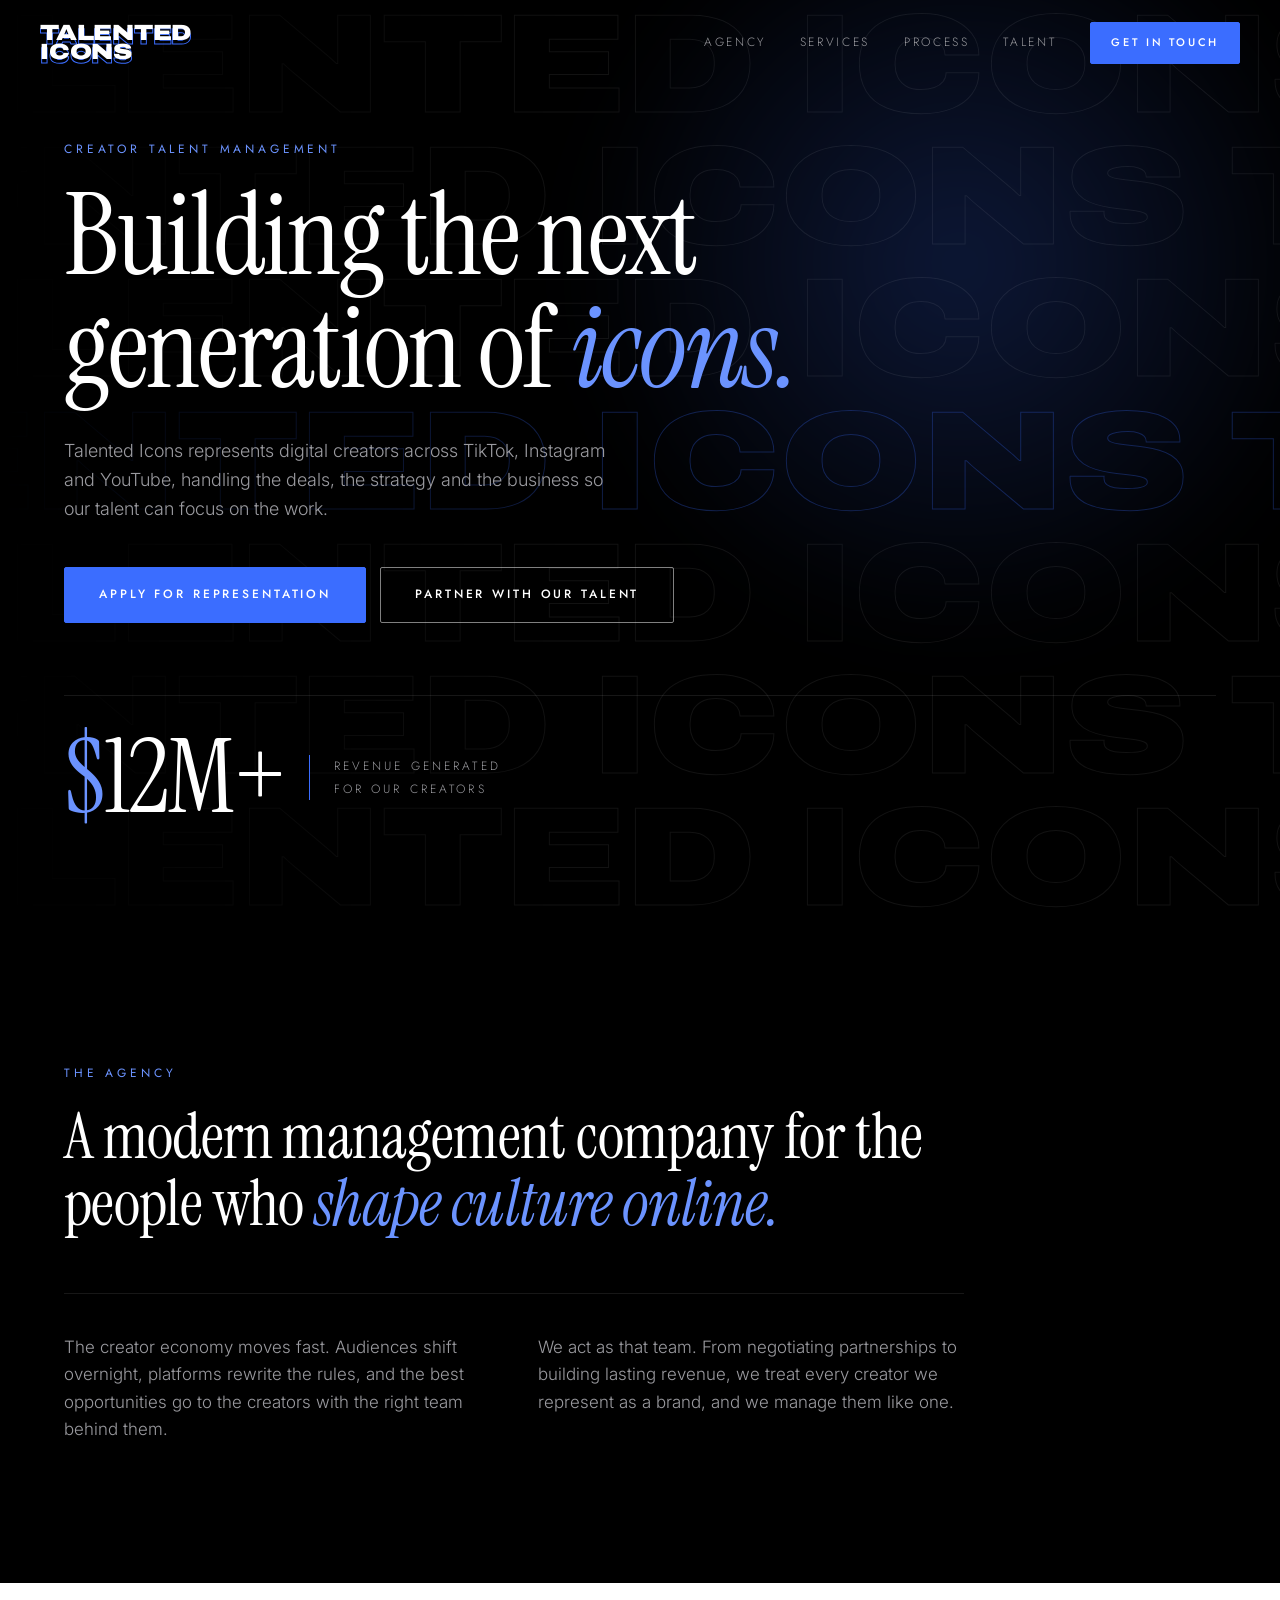
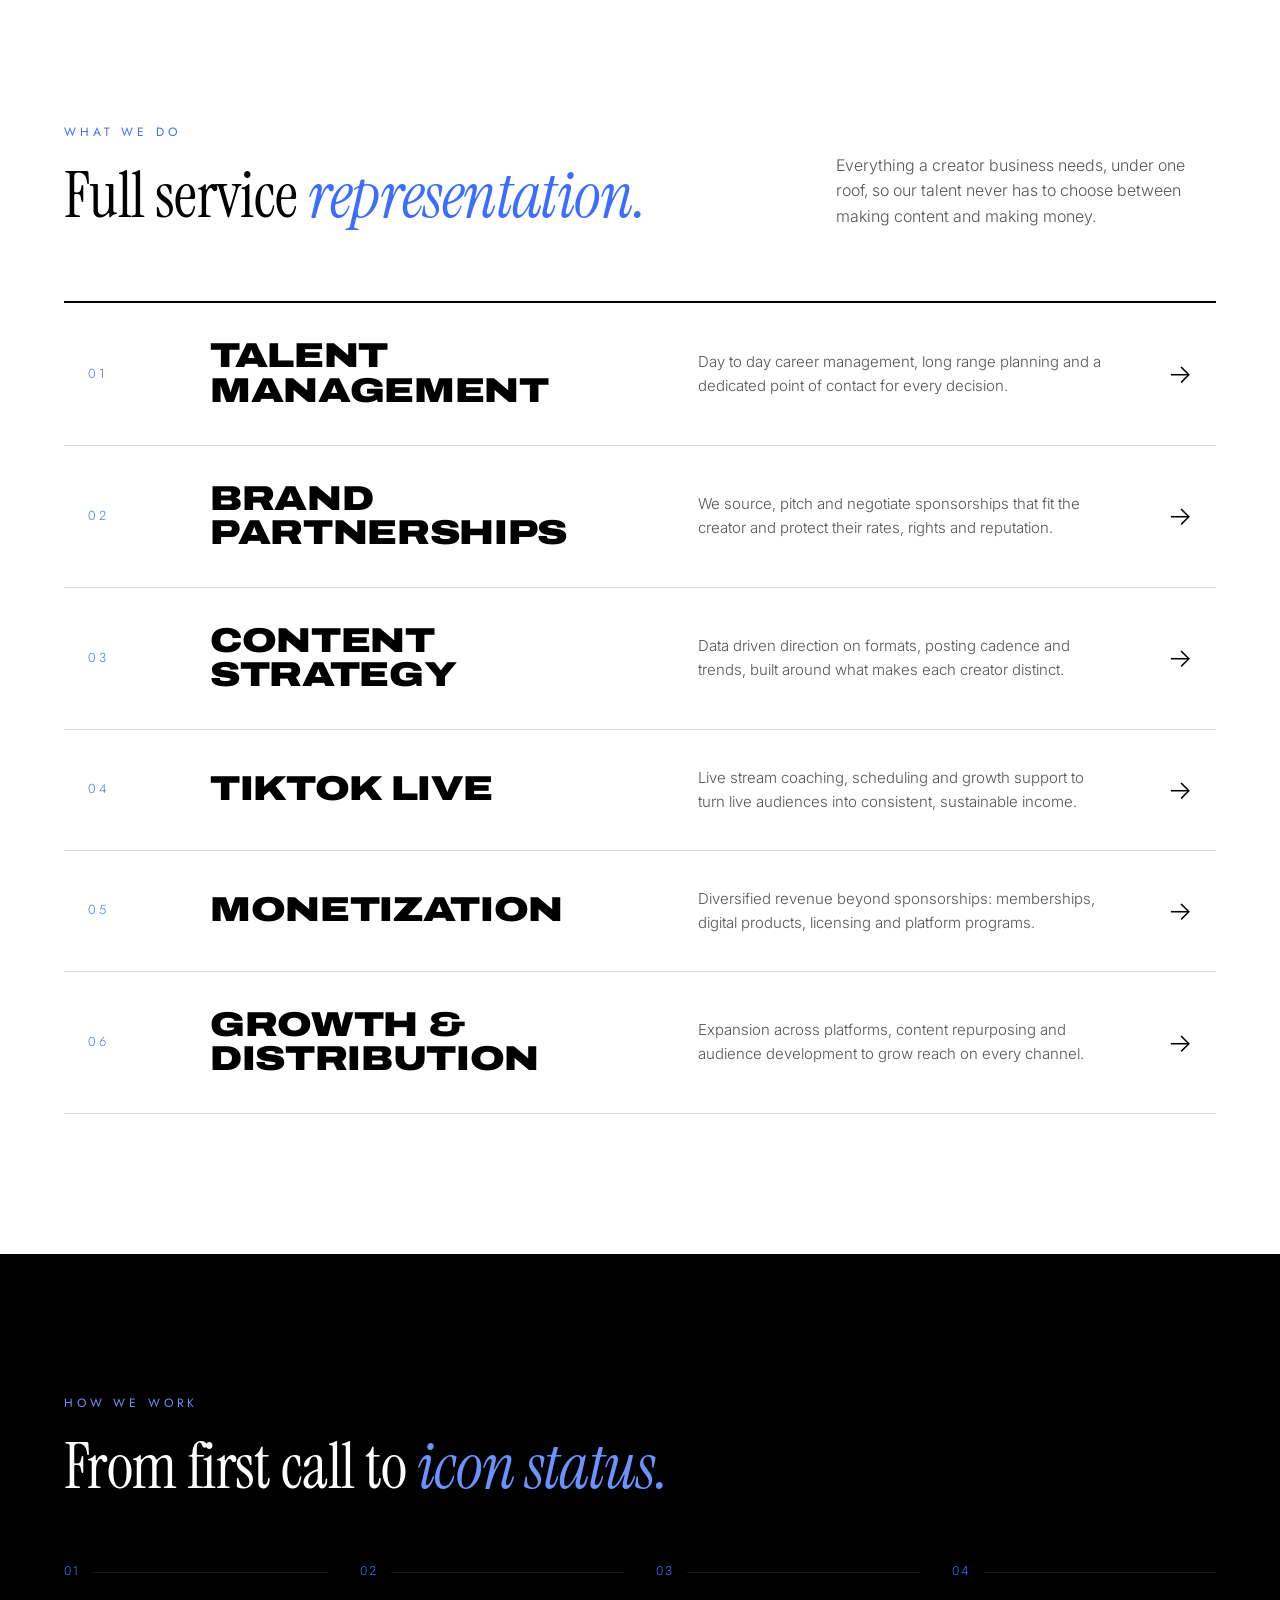
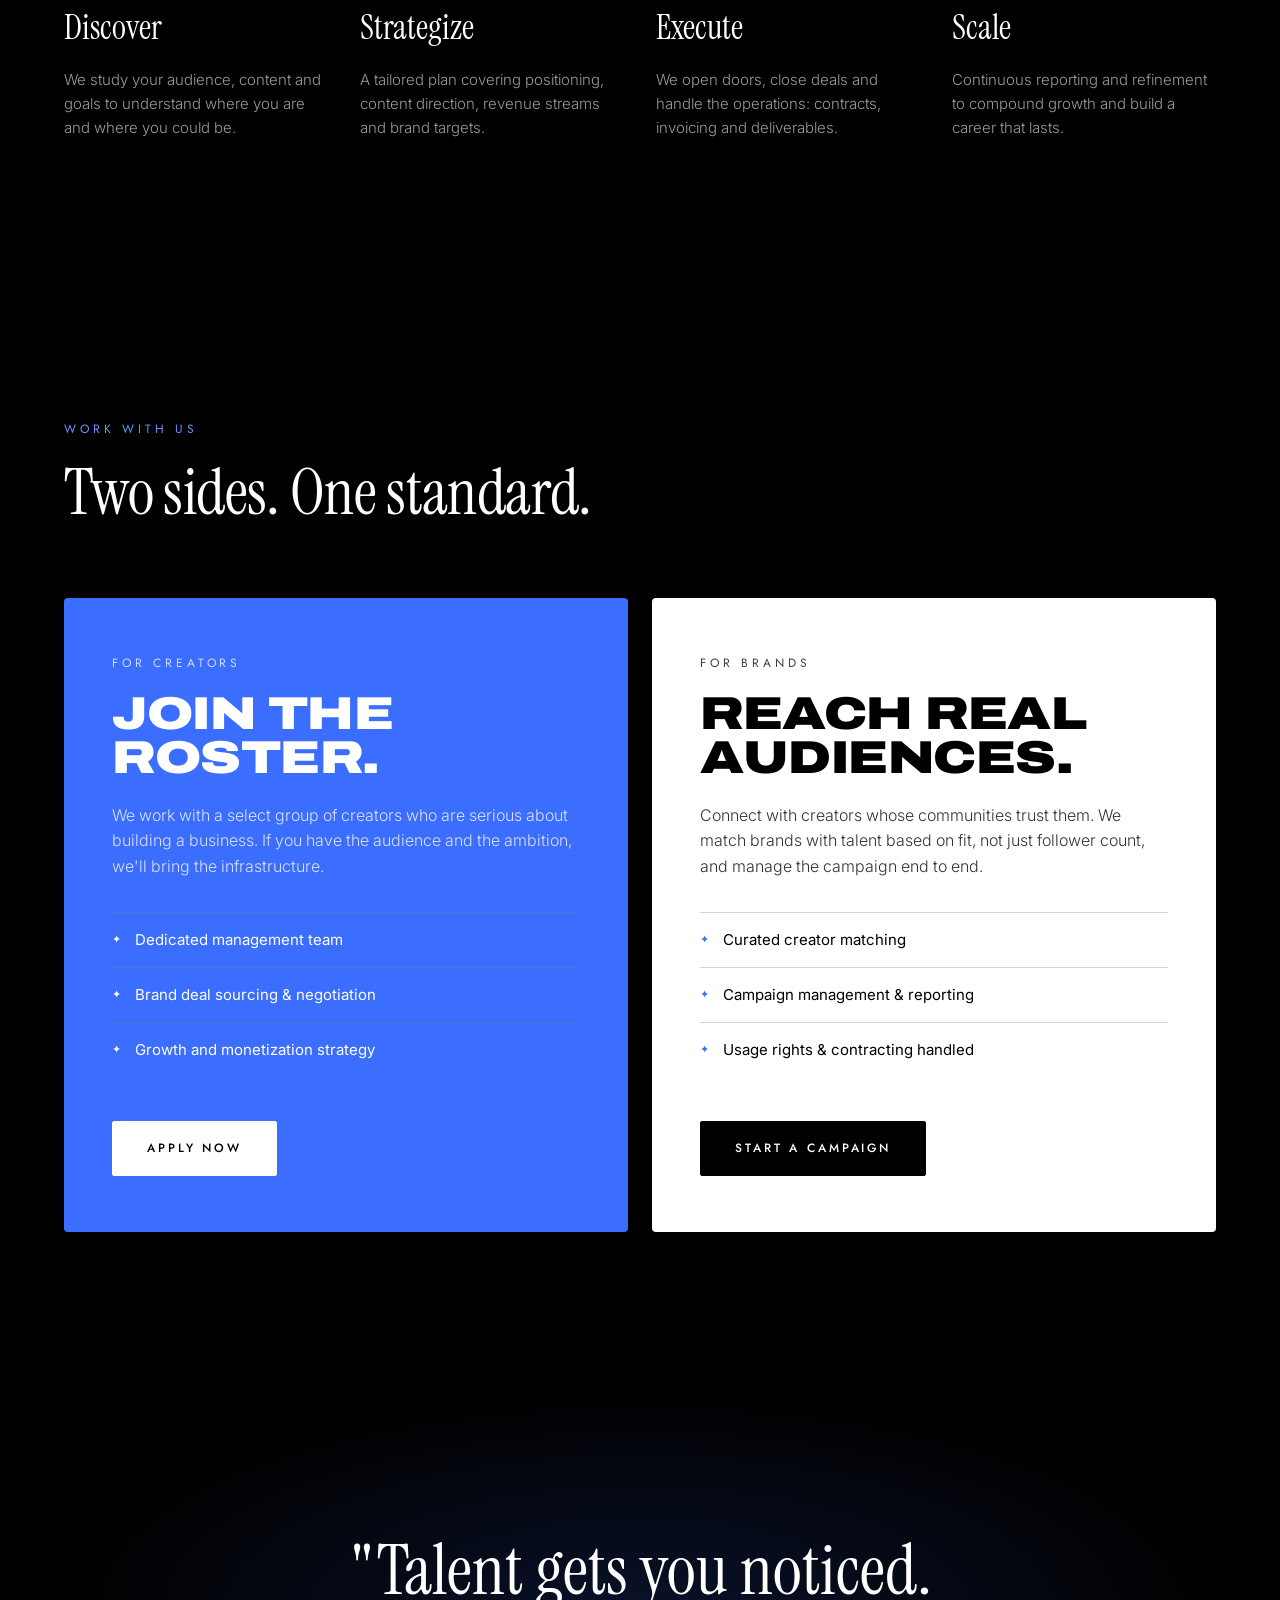
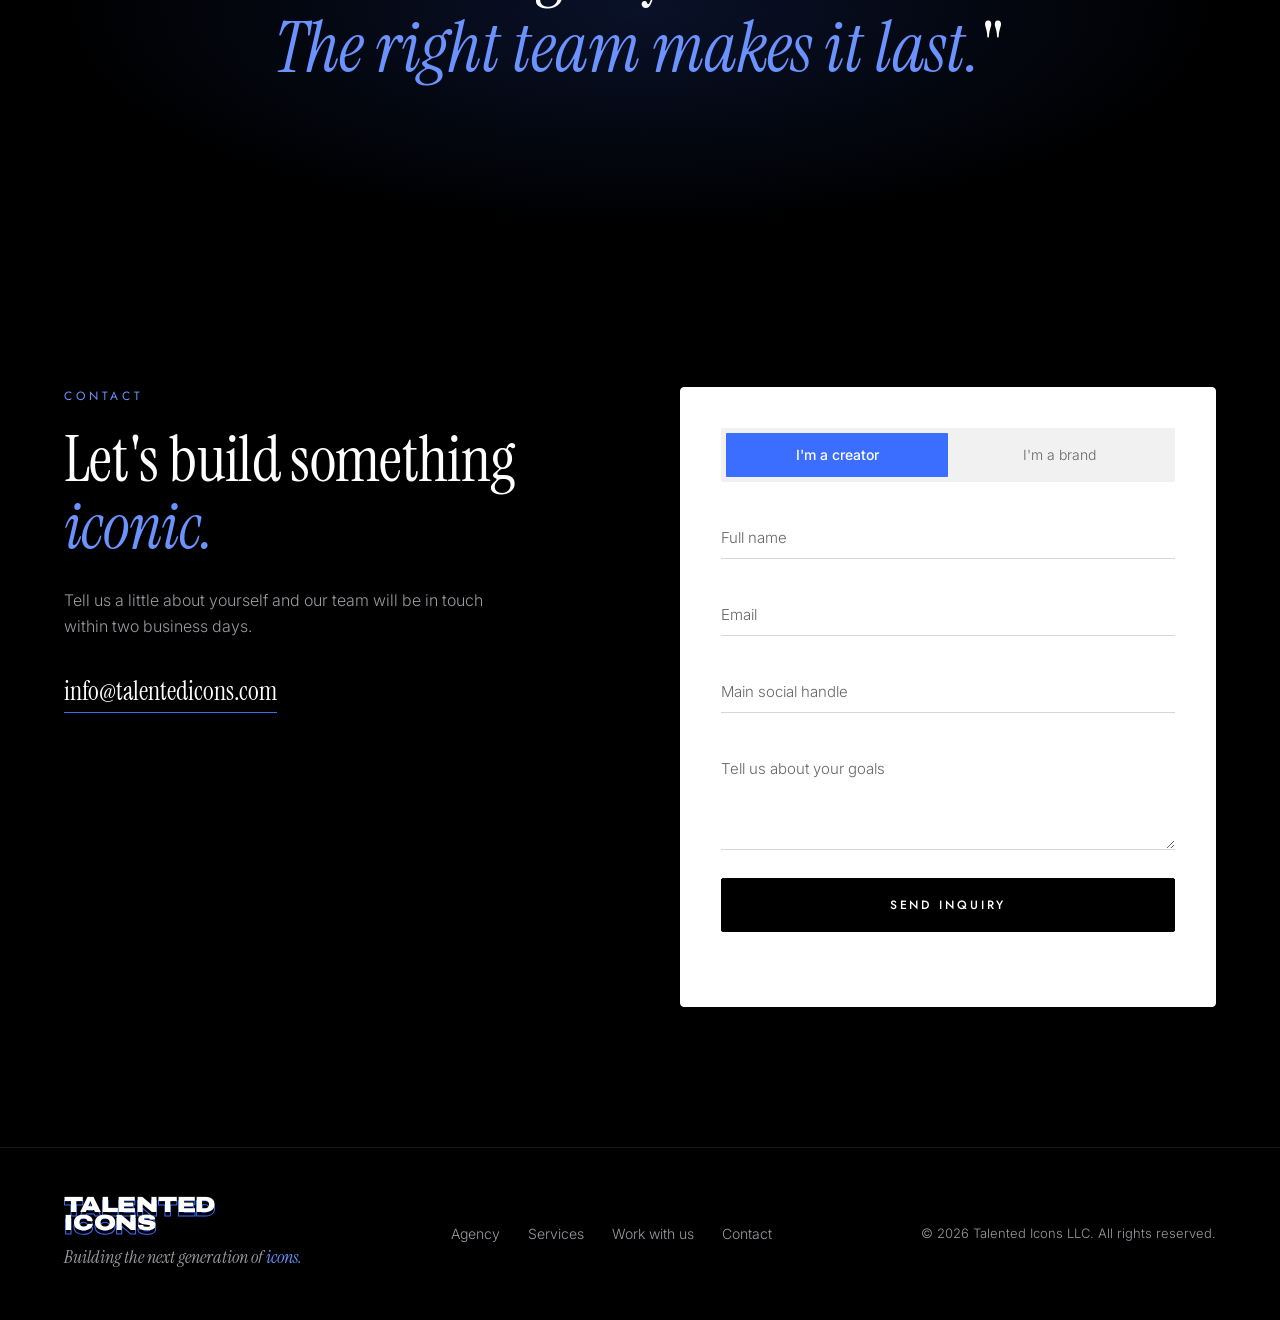
<file: index.html>
<!doctype html>
<html lang="en">
<head>
  <meta charset="utf-8" />
  <meta name="viewport" content="width=device-width, initial-scale=1" />
  <title>Talented Icons | Creator Talent Management</title>
  <meta name="description" content="Talented Icons is a talent management agency for digital creators. We handle brand partnerships, content strategy, monetization and growth so our talent can focus on creating." />
  <meta property="og:title" content="Talented Icons | Creator Talent Management" />
  <meta property="og:description" content="Management, brand partnerships and growth strategy for the next generation of digital icons." />
  <meta property="og:type" content="website" />
  <meta name="theme-color" content="#000000" />
  <link rel="preconnect" href="https://fonts.googleapis.com" />
  <link rel="preconnect" href="https://fonts.gstatic.com" crossorigin />
  <link href="https://fonts.googleapis.com/css2?family=Instrument+Serif:ital@0;1&family=Inter:wght@300;400;500;600&family=Jost:wght@300;400;500&family=Archivo:wdth,wght@125,900&display=swap" rel="stylesheet" />
  <link rel="icon" href="brand/favicon.svg" type="image/svg+xml" />
  <link rel="icon" href="brand/favicon-32.png" sizes="32x32" type="image/png" />
  <link rel="apple-touch-icon" href="brand/apple-touch-icon.png" />
  <link rel="stylesheet" href="styles.css?v=4" />
</head>
<body>
  <header class="nav" id="nav">
    <a href="#top" class="logo" aria-label="Talented Icons home">
      <span class="echo-logo" aria-hidden="true"><span class="echo-logo-ghost">Talented<br />Icons</span><span class="echo-logo-front">Talented<br />Icons</span></span>
    </a>
    <nav class="nav-links" id="navLinks">
      <a href="#about">Agency</a>
      <a href="#services">Services</a>
      <a href="#process">Process</a>
      <a href="#roster">Talent</a>
      <a href="#contact" class="btn btn-small">Get in touch</a>
    </nav>
    <button class="nav-toggle" id="navToggle" aria-label="Open menu" aria-expanded="false">
      <span></span><span></span>
    </button>
  </header>

  <main id="top">
    <!-- Hero -->
    <section class="hero">
      <div class="hero-glow" aria-hidden="true"></div>
      <div class="hero-echo" aria-hidden="true"><div>Talented Icons Talented Icons Talented Icons</div><div>Talented Icons Talented Icons Talented Icons</div><div>Talented Icons Talented Icons Talented Icons</div><div>Talented Icons Talented Icons Talented Icons</div><div>Talented Icons Talented Icons Talented Icons</div><div>Talented Icons Talented Icons Talented Icons</div><div>Talented Icons Talented Icons Talented Icons</div></div>
      <div class="container">
        <p class="eyebrow reveal">Creator Talent Management</p>
        <h1 class="hero-title reveal">
          Building the next<br />
          generation of <em>icons.</em>
        </h1>
        <p class="hero-sub reveal">
          Talented Icons represents digital creators across TikTok, Instagram and YouTube,
          handling the deals, the strategy and the business so our talent can focus on the work.
        </p>
        <div class="hero-cta reveal">
          <a href="#contact" data-intent="creator" class="btn">Apply for representation</a>
          <a href="#contact" data-intent="brand" class="btn btn-ghost">Partner with our talent</a>
        </div>
        <div class="stats reveal">
          <div class="stat">
            <span class="stat-num" data-count="12" data-prefix="$" data-suffix="M+">$12M+</span>
            <span class="stat-label">Revenue generated<br />for our creators</span>
          </div>
        </div>
      </div>
    </section>

    <!-- About -->
    <section class="section" id="about">
      <div class="container about">
        <p class="eyebrow reveal">The Agency</p>
        <h2 class="section-title reveal">
          A modern management company for the people who
          <em>shape culture online.</em>
        </h2>
        <div class="about-grid">
          <p class="reveal">
            The creator economy moves fast. Audiences shift overnight, platforms rewrite the rules,
            and the best opportunities go to the creators with the right team behind them.
          </p>
          <p class="reveal">
            We act as that team. From negotiating partnerships to building lasting revenue,
            we treat every creator we represent as a brand, and we manage them like one.
          </p>
        </div>
      </div>
    </section>

    <!-- Services -->
    <section class="section section-light" id="services">
      <div class="container">
        <div class="section-head section-head-split">
          <div>
            <p class="eyebrow reveal">What We Do</p>
            <h2 class="section-title reveal">Full service <em>representation.</em></h2>
          </div>
          <p class="section-lede reveal">Everything a creator business needs, under one roof, so our talent never has to choose between making content and making money.</p>
        </div>
        <ol class="services">
          <li class="service reveal">
            <span class="service-num">01</span>
            <h3>Talent Management</h3>
            <p>Day to day career management, long range planning and a dedicated point of contact for every decision.</p>
            <span class="service-arrow" aria-hidden="true">→</span>
          </li>
          <li class="service reveal">
            <span class="service-num">02</span>
            <h3>Brand Partnerships</h3>
            <p>We source, pitch and negotiate sponsorships that fit the creator and protect their rates, rights and reputation.</p>
            <span class="service-arrow" aria-hidden="true">→</span>
          </li>
          <li class="service reveal">
            <span class="service-num">03</span>
            <h3>Content Strategy</h3>
            <p>Data driven direction on formats, posting cadence and trends, built around what makes each creator distinct.</p>
            <span class="service-arrow" aria-hidden="true">→</span>
          </li>
          <li class="service reveal">
            <span class="service-num">04</span>
            <h3>TikTok LIVE</h3>
            <p>Live stream coaching, scheduling and growth support to turn live audiences into consistent, sustainable income.</p>
            <span class="service-arrow" aria-hidden="true">→</span>
          </li>
          <li class="service reveal">
            <span class="service-num">05</span>
            <h3>Monetization</h3>
            <p>Diversified revenue beyond sponsorships: memberships, digital products, licensing and platform programs.</p>
            <span class="service-arrow" aria-hidden="true">→</span>
          </li>
          <li class="service reveal">
            <span class="service-num">06</span>
            <h3>Growth &amp; Distribution</h3>
            <p>Expansion across platforms, content repurposing and audience development to grow reach on every channel.</p>
            <span class="service-arrow" aria-hidden="true">→</span>
          </li>
        </ol>
      </div>
    </section>

    <!-- Process -->
    <section class="section" id="process">
      <div class="container">
        <div class="section-head">
          <p class="eyebrow reveal">How We Work</p>
          <h2 class="section-title reveal">From first call to <em>icon status.</em></h2>
        </div>
        <ol class="process">
          <li class="reveal">
            <span class="step">Discover</span>
            <p>We study your audience, content and goals to understand where you are and where you could be.</p>
          </li>
          <li class="reveal">
            <span class="step">Strategize</span>
            <p>A tailored plan covering positioning, content direction, revenue streams and brand targets.</p>
          </li>
          <li class="reveal">
            <span class="step">Execute</span>
            <p>We open doors, close deals and handle the operations: contracts, invoicing and deliverables.</p>
          </li>
          <li class="reveal">
            <span class="step">Scale</span>
            <p>Continuous reporting and refinement to compound growth and build a career that lasts.</p>
          </li>
        </ol>
      </div>
    </section>

    <!-- Audience split -->
    <section class="section" id="roster">
      <div class="container">
        <div class="section-head">
          <p class="eyebrow reveal">Work With Us</p>
          <h2 class="section-title reveal">Two sides. One standard.</h2>
        </div>
        <div class="split">
          <div class="split-card split-card-blue reveal">
            <p class="eyebrow">For Creators</p>
            <h3>Join the roster.</h3>
            <p>We work with a select group of creators who are serious about building a business. If you have the audience and the ambition, we'll bring the infrastructure.</p>
            <ul class="checklist">
              <li>Dedicated management team</li>
              <li>Brand deal sourcing &amp; negotiation</li>
              <li>Growth and monetization strategy</li>
            </ul>
            <a href="#contact" data-intent="creator" class="btn btn-white">Apply now</a>
          </div>
          <div class="split-card split-card-white reveal">
            <p class="eyebrow">For Brands</p>
            <h3>Reach real audiences.</h3>
            <p>Connect with creators whose communities trust them. We match brands with talent based on fit, not just follower count, and manage the campaign end to end.</p>
            <ul class="checklist">
              <li>Curated creator matching</li>
              <li>Campaign management &amp; reporting</li>
              <li>Usage rights &amp; contracting handled</li>
            </ul>
            <a href="#contact" data-intent="brand" class="btn btn-black">Start a campaign</a>
          </div>
        </div>
      </div>
    </section>

    <!-- Statement -->
    <section class="statement">
      <div class="container">
        <p class="statement-text reveal">
          "Talent gets you noticed.<br /><em>The right team makes it last.</em>"
        </p>
      </div>
    </section>

    <!-- Contact -->
    <section class="section" id="contact">
      <div class="container contact">
        <div class="contact-copy">
          <p class="eyebrow reveal">Contact</p>
          <h2 class="section-title reveal">Let's build something <em>iconic.</em></h2>
          <p class="reveal">Tell us a little about yourself and our team will be in touch within two business days.</p>
          <a class="contact-email reveal" href="mailto:info@talentedicons.com">info@talentedicons.com</a>
        </div>
        <form class="contact-form reveal" id="contactForm">
          <div class="toggle" role="radiogroup" aria-label="I am a">
            <label><input type="radio" name="type" value="Creator" checked /><span>I'm a creator</span></label>
            <label><input type="radio" name="type" value="Brand" /><span>I'm a brand</span></label>
          </div>
          <div class="field">
            <input type="text" id="name" name="name" placeholder=" " required />
            <label for="name">Full name</label>
          </div>
          <div class="field">
            <input type="email" id="email" name="email" placeholder=" " required />
            <label for="email">Email</label>
          </div>
          <div class="field">
            <input type="text" id="handle" name="handle" placeholder=" " />
            <label for="handle" id="handleLabel">Main social handle</label>
          </div>
          <div class="field">
            <textarea id="message" name="message" rows="4" placeholder=" " required></textarea>
            <label for="message">Tell us about your goals</label>
          </div>
          <input type="text" name="_honey" class="hp" tabindex="-1" autocomplete="off" aria-hidden="true" />
          <button type="submit" class="btn btn-full">Send inquiry</button>
          <p class="form-note" id="formNote" aria-live="polite"></p>
        </form>
      </div>
    </section>
  </main>

  <footer class="footer">
    <div class="container footer-inner">
      <div class="footer-brand">
        <a href="#top" class="logo" aria-label="Talented Icons home">
          <span class="echo-logo" aria-hidden="true"><span class="echo-logo-ghost">Talented<br />Icons</span><span class="echo-logo-front">Talented<br />Icons</span></span>
        </a>
        <p class="footer-tagline">Building the next generation of <em>icons.</em></p>
      </div>
      <nav class="footer-links">
        <a href="#about">Agency</a>
        <a href="#services">Services</a>
        <a href="#roster">Work with us</a>
        <a href="#contact">Contact</a>
      </nav>
      <p class="copyright">© <span id="year"></span> Talented Icons LLC. All rights reserved.</p>
    </div>
  </footer>

  <script src="script.js?v=2"></script>
</body>
</html>
</file>
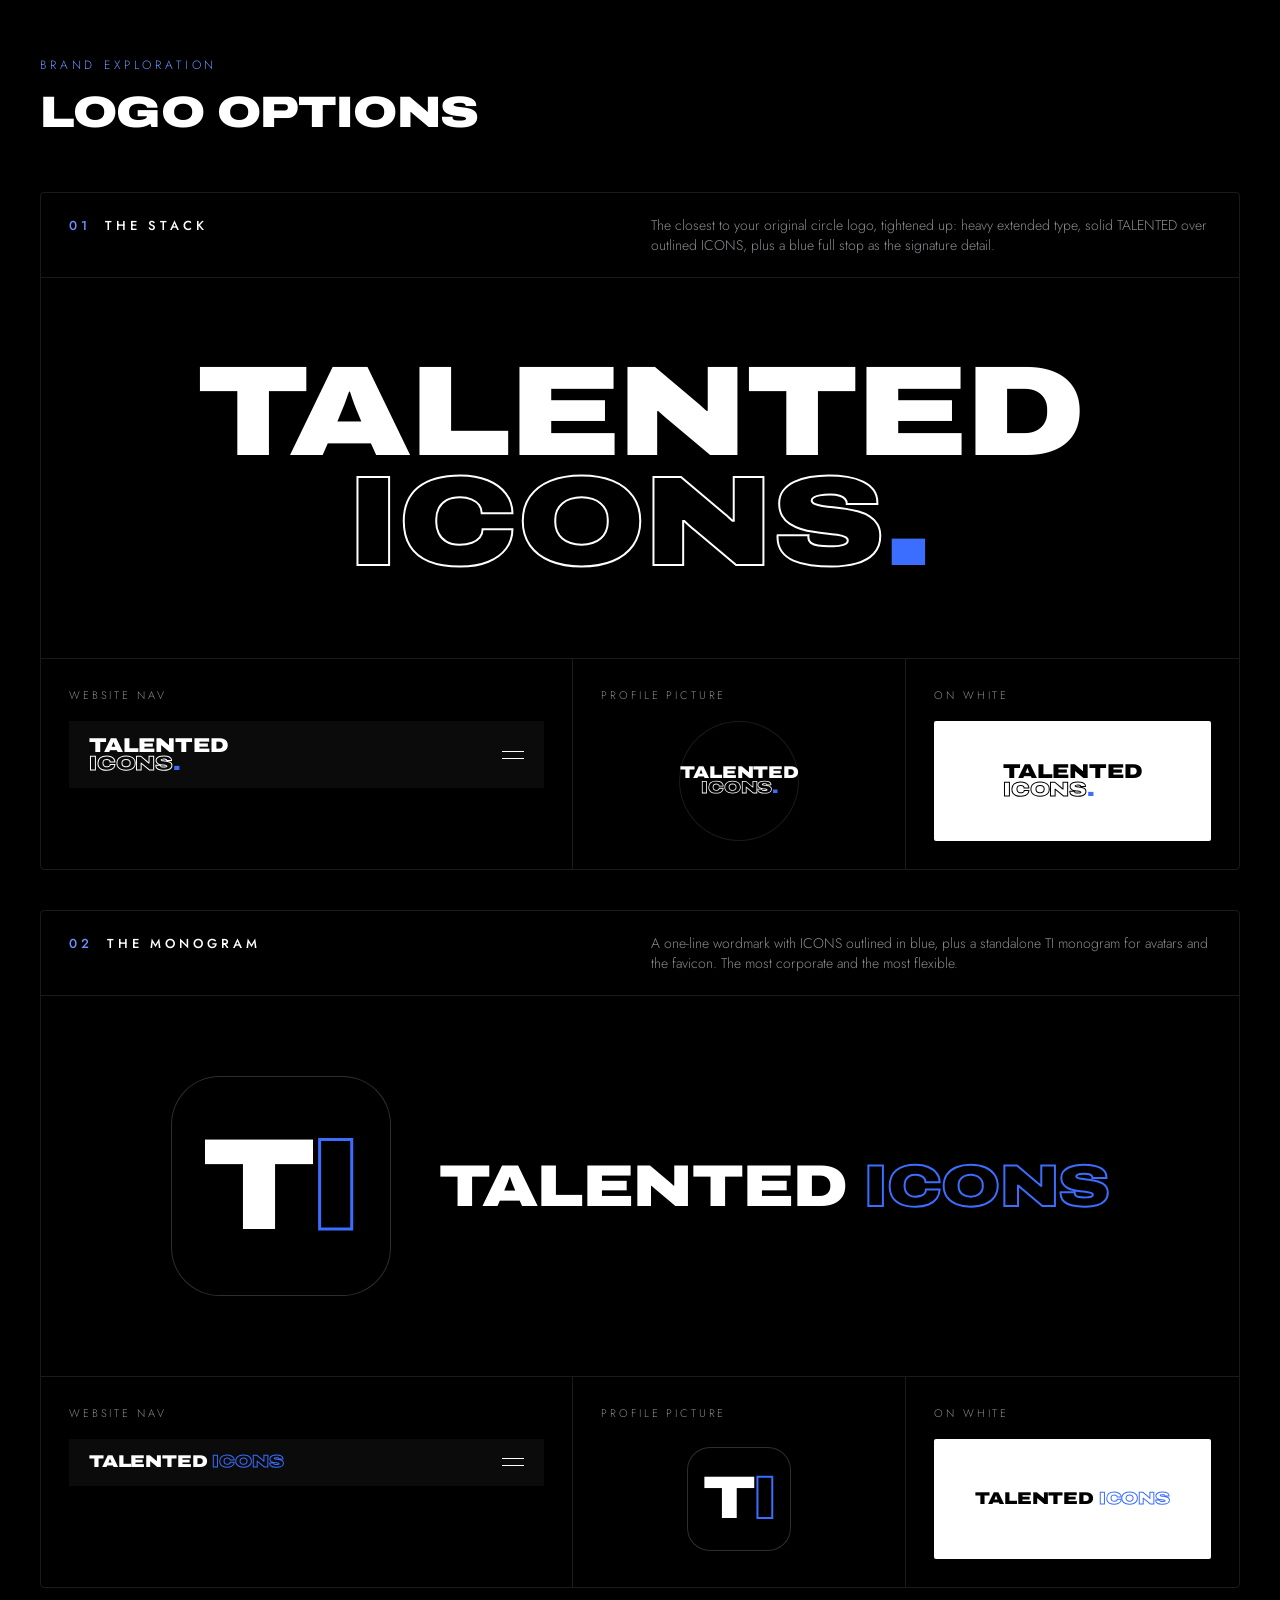
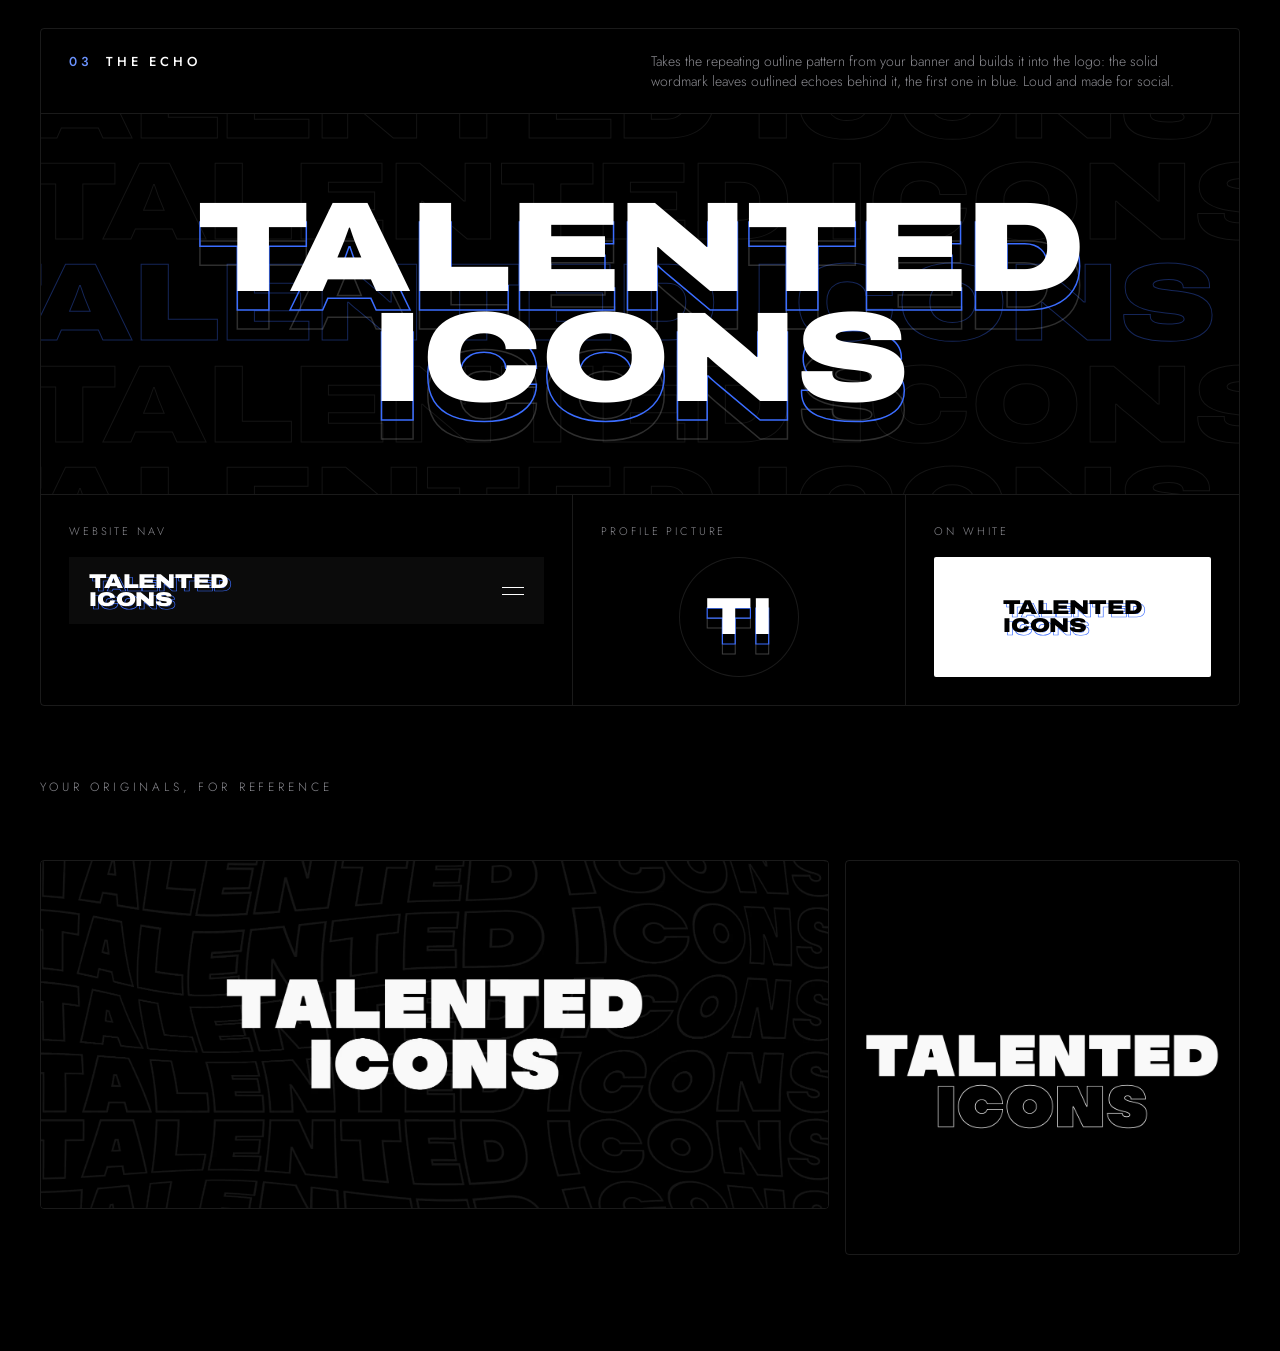
<file: brand/logos.html>
<!doctype html>
<html lang="en">
<head>
  <meta charset="utf-8" />
  <meta name="viewport" content="width=device-width, initial-scale=1" />
  <title>Talented Icons — Logo Options</title>
  <link rel="preconnect" href="https://fonts.googleapis.com" />
  <link rel="preconnect" href="https://fonts.gstatic.com" crossorigin />
  <link href="https://fonts.googleapis.com/css2?family=Archivo:wdth,wght@62..125,100..900&family=Jost:wght@300;400;500&display=swap" rel="stylesheet" />
  <style>
    :root {
      --bg: #000;
      --text: #fff;
      --muted: #8a8a90;
      --line: rgba(255, 255, 255, 0.1);
      --accent: #3b6dff;
      --accent-hi: #6b93ff;
    }
    * { box-sizing: border-box; margin: 0; padding: 0; }
    body { background: var(--bg); color: var(--text); font-family: "Jost", system-ui, sans-serif; font-weight: 300; padding: 56px 24px 96px; }
    .wrap { max-width: 1200px; margin: 0 auto; }
    header { margin-bottom: 56px; }
    header p { font-size: 12px; letter-spacing: 0.32em; text-transform: uppercase; color: var(--accent-hi); margin-bottom: 14px; }
    header h1 { font-family: "Archivo"; font-stretch: 125%; font-weight: 900; font-size: clamp(28px, 4vw, 44px); text-transform: uppercase; letter-spacing: -0.01em; }

    .option { border: 1px solid var(--line); border-radius: 4px; margin-bottom: 40px; overflow: hidden; }
    .option-head { display: flex; justify-content: space-between; align-items: baseline; gap: 16px; padding: 22px 28px; border-bottom: 1px solid var(--line); flex-wrap: wrap; }
    .option-head h2 { font-size: 13px; font-weight: 500; letter-spacing: 0.3em; text-transform: uppercase; }
    .option-head h2 span { color: var(--accent-hi); margin-right: 14px; }
    .option-head p { color: var(--muted); font-size: 14px; max-width: 560px; }
    .stage { display: grid; place-items: center; min-height: 380px; padding: 64px 24px; position: relative; overflow: hidden; }
    .uses { display: grid; grid-template-columns: 1.6fr 1fr 1fr; border-top: 1px solid var(--line); }
    .use { padding: 28px; display: flex; flex-direction: column; gap: 18px; border-right: 1px solid var(--line); }
    .use:last-child { border-right: 0; }
    .use small { font-size: 11px; letter-spacing: 0.26em; text-transform: uppercase; color: var(--muted); }
    .use-box { flex: 1; display: grid; place-items: center; min-height: 120px; border-radius: 2px; }
    .use-box.light { background: #fff; }
    .use-box.dark { background: #0b0b0b; }
    .navbar { width: 100%; display: flex; justify-content: space-between; align-items: center; padding: 16px 20px; background: #0b0b0b; }
    .navbar i { display: block; width: 22px; height: 8px; border-top: 1px solid #fff; border-bottom: 1px solid #fff; }

    /* ---------- Shared logotype ---------- */
    .lt { font-family: "Archivo", sans-serif; font-stretch: 125%; font-weight: 900; text-transform: uppercase; line-height: 0.86; letter-spacing: -0.01em; }
    .outline { color: transparent; -webkit-text-stroke: var(--stroke, 2px) currentColor; }

    /* ---------- 01 Stack ---------- */
    .stack { text-align: center; color: #fff; }
    .stack .solid { display: block; }
    .stack .hollow { display: block; color: transparent; -webkit-text-stroke: var(--stroke) #fff; }
    .stack .dot { color: var(--accent); -webkit-text-stroke: 0; }
    .stack.xl { font-size: clamp(56px, 11vw, 128px); --stroke: 2px; }
    .stack.sm { font-size: 20px; --stroke: 1px; line-height: 0.88; text-align: left; }
    .stack.on-light, .stack.on-light .solid { color: #000; }
    .stack.on-light .hollow { -webkit-text-stroke-color: #000; }
    .badge { width: 120px; height: 120px; border-radius: 50%; background: #000; display: grid; place-items: center; border: 1px solid var(--line); }
    .badge .stack { font-size: 17px; --stroke: 0.8px; }

    /* ---------- 02 Monogram ---------- */
    .line { white-space: nowrap; color: #fff; }
    .line .hollow { color: transparent; -webkit-text-stroke: var(--stroke) var(--accent); }
    .line.xl { font-size: clamp(30px, 4.6vw, 64px); --stroke: 2px; }
    .line.sm { font-size: 17px; --stroke: 1px; }
    .line.on-light { color: #000; }
    .mono { position: relative; display: flex; align-items: center; justify-content: center; border-radius: 22%; background: #000; border: 1px solid rgba(255, 255, 255, 0.18); }
    .mono .t { color: #fff; }
    .mono .i { color: transparent; -webkit-text-stroke: var(--stroke) var(--accent); margin-left: -0.04em; }
    .mono.lg { width: 220px; height: 220px; font-size: 130px; --stroke: 3px; }
    .mono.md { width: 104px; height: 104px; font-size: 60px; --stroke: 2px; }
    .mono-row { display: flex; align-items: center; gap: 48px; flex-wrap: wrap; justify-content: center; }

    /* ---------- 03 Echo ---------- */
    .echo { position: relative; text-align: center; color: #fff; }
    .echo.xl { font-size: clamp(56px, 11vw, 128px); --stroke: 1.5px; }
    .echo .front { position: relative; z-index: 2; }
    .echo .front span { display: block; }
    .echo .ghost {
      position: absolute; left: 0; right: 0; top: 0; z-index: 1;
      color: transparent; -webkit-text-stroke: var(--stroke) rgba(255, 255, 255, var(--a));
      transform: translateY(var(--y));
      pointer-events: none;
    }
    .echo .ghost span { display: block; }
    .echo .ghost.blue { -webkit-text-stroke-color: var(--accent); }
    .echo-bg {
      position: absolute; inset: -20px; display: flex; flex-direction: column; justify-content: center;
      font-family: "Archivo"; font-stretch: 125%; font-weight: 900; text-transform: uppercase;
      font-size: clamp(48px, 9vw, 110px); line-height: 0.92; white-space: nowrap;
      color: transparent; -webkit-text-stroke: 1px rgba(255, 255, 255, 0.08);
      pointer-events: none;
    }
    .echo-bg div:nth-child(odd) { transform: translateX(-6%); }
    .echo-bg div:nth-child(3) { -webkit-text-stroke-color: rgba(59, 109, 255, 0.35); }
    .echo-sm { position: relative; font-size: 20px; line-height: 0.88; color: #fff; }
    .echo-sm .ghost { position: absolute; left: 0; top: 0; color: transparent; -webkit-text-stroke: 0.7px var(--accent); transform: translate(3px, 3px); }
    .echo-sm.on-light { color: #000; }
    .echo-mark { isolation: isolate; width: 120px; height: 120px; border-radius: 50%; background: #000; display: grid; place-items: center; position: relative; overflow: hidden; border: 1px solid var(--line); }
    .echo-mark .lt { font-size: 52px; position: relative; color: #fff; }
    .echo-mark .lt::before, .echo-mark .lt::after { content: "TI"; position: absolute; left: 0; color: transparent; }
    .echo-mark .lt::before { top: 10px; -webkit-text-stroke: 1.2px var(--accent); z-index: -1; }
    .echo-mark .lt::after { top: 20px; -webkit-text-stroke: 1px rgba(255,255,255,0.25); z-index: -2; }

    .originals { display: grid; grid-template-columns: 2fr 1fr; gap: 16px; margin-top: 64px; }
    .originals img { width: 100%; display: block; border-radius: 4px; border: 1px solid var(--line); }
    .originals-title { font-size: 12px; letter-spacing: 0.32em; text-transform: uppercase; color: var(--muted); margin-top: 72px; }

    @media (max-width: 760px) {
      .uses { grid-template-columns: 1fr; }
      .use { border-right: 0; border-bottom: 1px solid var(--line); }
      .mono.lg { width: 160px; height: 160px; font-size: 92px; }
      .originals { grid-template-columns: 1fr; }
    }
  </style>
</head>
<body>
  <div class="wrap">
    <header>
      <p>Brand exploration</p>
      <h1>Logo options</h1>
    </header>

    <!-- 01 -->
    <section class="option">
      <div class="option-head">
        <h2><span>01</span>The Stack</h2>
        <p>The closest to your original circle logo, tightened up: heavy extended type, solid TALENTED over outlined ICONS, plus a blue full stop as the signature detail.</p>
      </div>
      <div class="stage">
        <div class="lt stack xl"><span class="solid">Talented</span><span class="hollow">Icons<span class="dot">.</span></span></div>
      </div>
      <div class="uses">
        <div class="use"><small>Website nav</small>
          <div class="navbar"><div class="lt stack sm"><span class="solid">Talented</span><span class="hollow">Icons<span class="dot">.</span></span></div><i></i></div>
        </div>
        <div class="use"><small>Profile picture</small>
          <div class="use-box"><div class="badge"><div class="lt stack"><span class="solid">Talented</span><span class="hollow">Icons<span class="dot">.</span></span></div></div></div>
        </div>
        <div class="use"><small>On white</small>
          <div class="use-box light"><div class="lt stack sm on-light"><span class="solid">Talented</span><span class="hollow">Icons<span class="dot">.</span></span></div></div>
        </div>
      </div>
    </section>

    <!-- 02 -->
    <section class="option">
      <div class="option-head">
        <h2><span>02</span>The Monogram</h2>
        <p>A one-line wordmark with ICONS outlined in blue, plus a standalone TI monogram for avatars and the favicon. The most corporate and the most flexible.</p>
      </div>
      <div class="stage">
        <div class="mono-row">
          <div class="lt mono lg"><span class="t">T</span><span class="i">I</span></div>
          <div class="lt line xl">Talented <span class="hollow">Icons</span></div>
        </div>
      </div>
      <div class="uses">
        <div class="use"><small>Website nav</small>
          <div class="navbar"><div class="lt line sm">Talented <span class="hollow">Icons</span></div><i></i></div>
        </div>
        <div class="use"><small>Profile picture</small>
          <div class="use-box"><div class="lt mono md"><span class="t">T</span><span class="i">I</span></div></div>
        </div>
        <div class="use"><small>On white</small>
          <div class="use-box light"><div class="lt line sm on-light">Talented <span class="hollow">Icons</span></div></div>
        </div>
      </div>
    </section>

    <!-- 03 -->
    <section class="option">
      <div class="option-head">
        <h2><span>03</span>The Echo</h2>
        <p>Takes the repeating outline pattern from your banner and builds it into the logo: the solid wordmark leaves outlined echoes behind it, the first one in blue. Loud and made for social.</p>
      </div>
      <div class="stage">
        <div class="echo-bg" aria-hidden="true">
          <div>Talented Icons Talented Icons</div><div>Talented Icons Talented Icons</div><div>Talented Icons Talented Icons</div><div>Talented Icons Talented Icons</div><div>Talented Icons Talented Icons</div>
        </div>
        <div class="lt echo xl">
          <div class="ghost" style="--y: 0.3em; --a: 0.18"><span>Talented</span><span>Icons</span></div>
          <div class="ghost blue" style="--y: 0.15em; --a: 1"><span>Talented</span><span>Icons</span></div>
          <div class="front"><span>Talented</span><span>Icons</span></div>
        </div>
      </div>
      <div class="uses">
        <div class="use"><small>Website nav</small>
          <div class="navbar"><div class="lt echo-sm"><div class="ghost">Talented<br />Icons</div><div style="position:relative">Talented<br />Icons</div></div><i></i></div>
        </div>
        <div class="use"><small>Profile picture</small>
          <div class="use-box"><div class="echo-mark"><div class="lt">TI</div></div></div>
        </div>
        <div class="use"><small>On white</small>
          <div class="use-box light"><div class="lt echo-sm on-light"><div class="ghost">Talented<br />Icons</div><div style="position:relative">Talented<br />Icons</div></div></div>
        </div>
      </div>
    </section>

    <p class="originals-title">Your originals, for reference</p>
    <div class="originals">
      <img src="original/banner.webp" alt="Original Talented Icons banner" />
      <img src="original/circle.png" alt="Original Talented Icons circle logo" />
    </div>
  </div>
</body>
</html>
</file>
<file: styles.css>
:root {
  --bg: #000000;
  --bg-alt: #0a0a0a;
  --surface: #111111;
  --line: rgba(255, 255, 255, 0.09);
  --text: #ffffff;
  --muted: #9a9a9f;
  --accent: #3b6dff;
  --accent-hi: #6b93ff;
  --accent-soft: rgba(59, 109, 255, 0.16);
  --serif: "Instrument Serif", Georgia, serif;
  --sans: "Inter", system-ui, -apple-system, sans-serif;
  --wide: "Jost", "Inter", system-ui, sans-serif;
  --max: 1200px;
  --ease: cubic-bezier(0.22, 1, 0.36, 1);
}

*, *::before, *::after { box-sizing: border-box; margin: 0; padding: 0; }
html { scroll-behavior: smooth; }
body {
  background: var(--bg);
  color: var(--text);
  font-family: var(--sans);
  font-weight: 300;
  line-height: 1.6;
  -webkit-font-smoothing: antialiased;
  overflow-x: hidden;
}
a { color: inherit; text-decoration: none; }
em { font-style: italic; color: var(--accent-hi); }
::selection { background: var(--accent); color: var(--bg); }

.container { width: 100%; max-width: var(--max); margin: 0 auto; padding: 0 24px; }

/* ---------- Type ---------- */
.eyebrow {
  font-family: var(--wide);
  font-size: 12px;
  font-weight: 400;
  letter-spacing: 0.32em;
  text-transform: uppercase;
  color: var(--accent-hi);
  margin-bottom: 20px;
}
.section-title {
  font-family: var(--serif);
  font-weight: 400;
  font-size: clamp(36px, 5vw, 64px);
  line-height: 1.05;
  letter-spacing: -0.01em;
  max-width: 900px;
}

/* ---------- Buttons ---------- */
.btn {
  display: inline-flex;
  align-items: center;
  justify-content: center;
  gap: 10px;
  padding: 17px 34px;
  border: 1px solid var(--accent);
  background: var(--accent);
  color: #fff;
  font-family: var(--wide);
  font-size: 12px;
  font-weight: 500;
  letter-spacing: 0.24em;
  text-transform: uppercase;
  border-radius: 2px;
  cursor: pointer;
  transition: background 0.3s var(--ease), color 0.3s var(--ease), transform 0.3s var(--ease);
}
.btn:hover { background: var(--accent-hi); border-color: var(--accent-hi); transform: translateY(-2px); }
.btn-ghost { background: transparent; color: var(--text); border-color: rgba(255, 255, 255, 0.5); }
.btn-ghost:hover { background: #fff; border-color: #fff; color: #000; }
.btn-small { padding: 11px 20px; font-size: 11px; }
.btn-full { width: 100%; }

/* ---------- Nav ---------- */
.nav {
  position: fixed;
  inset: 0 0 auto 0;
  z-index: 50;
  display: flex;
  align-items: center;
  justify-content: space-between;
  padding: 22px 40px;
  transition: background 0.4s var(--ease), padding 0.4s var(--ease), border-color 0.4s;
  border-bottom: 1px solid transparent;
}
.nav.scrolled {
  background: rgba(0, 0, 0, 0.8);
  backdrop-filter: blur(16px);
  -webkit-backdrop-filter: blur(16px);
  padding: 14px 40px;
  border-bottom-color: var(--line);
}
.logo { display: flex; align-items: center; }
.echo-logo {
  position: relative;
  display: inline-block;
  font-family: "Archivo", var(--sans);
  font-stretch: 125%;
  font-weight: 900;
  font-size: 22px;
  line-height: 0.86;
  text-transform: uppercase;
  letter-spacing: -0.01em;
  white-space: nowrap;
}
.echo-logo-front { position: relative; display: block; color: var(--text); }
.echo-logo-ghost {
  position: absolute; left: 0; top: 0;
  color: transparent;
  -webkit-text-stroke: 1px var(--accent);
  transform: translate(0, 0.16em);
  transition: transform 0.4s var(--ease);
}
.logo:hover .echo-logo-ghost { transform: translate(0.08em, 0.24em); }
.nav-links { display: flex; align-items: center; gap: 34px; }
.nav-links a:not(.btn) {
  font-family: var(--wide);
  font-size: 12px;
  letter-spacing: 0.22em;
  text-transform: uppercase;
  color: var(--muted);
  transition: color 0.3s;
  position: relative;
}
.nav-links a:not(.btn)::after {
  content: "";
  position: absolute;
  left: 0; bottom: -4px;
  width: 0; height: 1px;
  background: var(--accent);
  transition: width 0.3s var(--ease);
}
.nav-links a:not(.btn):hover { color: var(--text); }
.nav-links a:not(.btn):hover::after { width: 100%; }
.nav-toggle { display: none; background: none; border: 0; width: 32px; height: 32px; cursor: pointer; position: relative; }
.nav-toggle span {
  position: absolute; left: 4px; right: 4px; height: 1px; background: var(--text);
  transition: transform 0.3s var(--ease), top 0.3s var(--ease);
}
.nav-toggle span:first-child { top: 12px; }
.nav-toggle span:last-child { top: 20px; }
.nav-toggle[aria-expanded="true"] span:first-child { top: 16px; transform: rotate(45deg); }
.nav-toggle[aria-expanded="true"] span:last-child { top: 16px; transform: rotate(-45deg); }

/* ---------- Hero ---------- */
.hero {
  position: relative;
  min-height: 100vh;
  min-height: 100svh;
  display: flex;
  align-items: center;
  padding: 140px 0 100px;
  overflow: hidden;
}
.hero-glow {
  position: absolute;
  top: -20%; right: -10%;
  width: 70vw; height: 70vw;
  max-width: 900px; max-height: 900px;
  background: radial-gradient(circle, rgba(59, 109, 255, 0.22) 0%, transparent 60%);
  filter: blur(40px);
  animation: drift 14s ease-in-out infinite alternate;
  pointer-events: none;
}
@keyframes drift { to { transform: translate(-8%, 10%) scale(1.1); } }
.hero-title {
  font-family: var(--serif);
  font-weight: 400;
  font-size: clamp(48px, 9vw, 128px);
  line-height: 0.98;
  letter-spacing: -0.02em;
  margin-bottom: 32px;
}
.hero-sub { max-width: 560px; font-size: 18px; color: var(--muted); margin-bottom: 44px; }
.hero-cta { display: flex; flex-wrap: wrap; gap: 14px; }
.scroll-cue {
  position: absolute; bottom: 36px; left: 50%;
  width: 1px; height: 56px;
  background: var(--line);
  overflow: hidden;
}
.scroll-cue span {
  position: absolute; top: -50%; left: 0; width: 100%; height: 50%;
  background: var(--accent);
  animation: cue 2.2s var(--ease) infinite;
}
@keyframes cue { to { top: 100%; } }

/* ---------- Sections ---------- */
.section { padding: 140px 0; }
.section-light { background: #fff; color: #000; }
.section-light .eyebrow { color: var(--accent); }
.section-light em { color: var(--accent); }
.section-head-split { display: flex; justify-content: space-between; align-items: flex-end; gap: 48px; flex-wrap: wrap; }
.section-lede { max-width: 380px; font-size: 16px; color: #555; }
.section-head { margin-bottom: 72px; }

.about-grid {
  display: grid;
  grid-template-columns: 1fr 1fr;
  gap: 48px;
  margin-top: 56px;
  padding-top: 40px;
  border-top: 1px solid var(--line);
  max-width: 900px;
}
.about-grid p { color: var(--muted); font-size: 17px; }

.services { list-style: none; border-top: 2px solid #000; }
.service {
  display: grid;
  grid-template-columns: 90px minmax(0, 1.1fr) minmax(0, 1fr) 48px;
  align-items: center;
  gap: 32px;
  padding: 36px 24px;
  border-bottom: 1px solid rgba(0, 0, 0, 0.14);
  position: relative;
  isolation: isolate;
  cursor: default;
}
.service::before {
  content: "";
  position: absolute; inset: 0;
  background: var(--accent);
  transform: scaleY(0);
  transform-origin: bottom;
  transition: transform 0.5s var(--ease);
  z-index: -1;
}
.service:hover::before { transform: scaleY(1); }
.service-num { font-family: var(--wide); font-size: 13px; letter-spacing: 0.2em; color: var(--accent); transition: color 0.3s; }
.service h3 {
  font-family: "Archivo", var(--sans);
  font-stretch: 125%;
  font-weight: 900;
  text-transform: uppercase;
  font-size: clamp(22px, 2.7vw, 38px);
  line-height: 1;
  letter-spacing: -0.01em;
  transition: transform 0.5s var(--ease);
}
.service p { color: #555; font-size: 15px; transition: color 0.3s; }
.service-arrow { font-size: 26px; justify-self: end; transition: transform 0.5s var(--ease); }
.service:hover, .service:hover .service-num, .service:hover p { color: #fff; }
.service:hover h3 { transform: translateX(10px); }
.service:hover .service-arrow { transform: translateX(-6px) rotate(-45deg); }

.process {
  list-style: none;
  display: grid;
  grid-template-columns: repeat(4, 1fr);
  gap: 32px;
  counter-reset: step;
}
.process li { padding-top: 28px; border-top: 1px solid var(--line); counter-increment: step; position: relative; }
.process li::before {
  content: "0" counter(step);
  position: absolute; top: -12px; left: 0;
  background: var(--bg);
  padding-right: 12px;
  font-size: 12px;
  letter-spacing: 0.2em;
  color: var(--accent);
}
.step { display: block; font-family: var(--serif); font-size: 34px; margin-bottom: 12px; }
.process p { color: var(--muted); font-size: 15px; }

.split { display: grid; grid-template-columns: 1fr 1fr; gap: 24px; }
.split-card {
  border-radius: 4px;
  padding: 56px 48px;
  display: flex;
  flex-direction: column;
  transition: transform 0.5s var(--ease), box-shadow 0.5s var(--ease);
}
.split-card:hover { transform: translateY(-6px); }
.split-card-blue { background: var(--accent); color: #fff; }
.split-card-blue:hover { box-shadow: 0 30px 80px -20px rgba(59, 109, 255, 0.55); }
.split-card-white { background: #fff; color: #000; }
.split-card-white:hover { box-shadow: 0 30px 80px -20px rgba(255, 255, 255, 0.25); }
.split-card .eyebrow { color: inherit; opacity: 0.75; }
.split-card h3 {
  font-family: "Archivo", var(--sans);
  font-stretch: 125%;
  font-weight: 900;
  text-transform: uppercase;
  font-size: clamp(32px, 3.6vw, 52px);
  line-height: 0.95;
  letter-spacing: -0.01em;
  margin-bottom: 22px;
}
.split-card > p:not(.eyebrow) { opacity: 0.8; margin-bottom: 32px; }
.checklist { list-style: none; margin-bottom: 44px; flex: 1; }
.checklist li { padding: 15px 0; border-top: 1px solid currentColor; border-color: rgba(127, 127, 127, 0.35); font-size: 15px; font-weight: 400; display: flex; gap: 14px; }
.checklist li::before { content: "✦"; font-size: 11px; line-height: 2.1; }
.split-card-white .checklist li::before { color: var(--accent); }
.split-card .btn { align-self: flex-start; }
.btn-white { background: #fff; border-color: #fff; color: #000; }
.btn-white:hover { background: #000; border-color: #000; color: #fff; }
.btn-black { background: #000; border-color: #000; color: #fff; }
.btn-black:hover { background: var(--accent); border-color: var(--accent); }

.statement { padding: 160px 0; text-align: center; position: relative; overflow: hidden; }
.statement::before {
  content: "";
  position: absolute; inset: 0;
  background: radial-gradient(ellipse at center, var(--accent-soft), transparent 65%);
}
.statement-text {
  position: relative;
  font-family: var(--serif);
  font-size: clamp(34px, 5.5vw, 76px);
  line-height: 1.1;
  max-width: 1000px;
  margin: 0 auto;
}

/* ---------- Contact ---------- */
.contact { display: grid; grid-template-columns: 1fr 1fr; gap: 80px; align-items: start; }
.contact-copy > p:not(.eyebrow) { color: var(--muted); margin: 28px 0 32px; max-width: 420px; }
.contact-email {
  font-family: var(--serif);
  font-size: 26px;
  border-bottom: 1px solid var(--accent);
  padding-bottom: 4px;
  transition: color 0.3s;
}
.contact-email:hover { color: var(--accent); }
.contact-form {
  background: var(--surface);
  border: 1px solid var(--line);
  border-radius: 4px;
  padding: 40px;
  display: flex;
  flex-direction: column;
  gap: 20px;
}
.toggle { display: grid; grid-template-columns: 1fr 1fr; background: var(--bg); border-radius: 2px; padding: 4px; border: 1px solid var(--line); }
.toggle input { position: absolute; opacity: 0; pointer-events: none; }
.toggle span {
  display: block; text-align: center; padding: 11px; border-radius: 1px;
  font-size: 14px; color: var(--muted); cursor: pointer;
  transition: background 0.3s var(--ease), color 0.3s;
}
.toggle input:checked + span { background: var(--accent); color: #fff; font-weight: 500; }
.toggle input:focus-visible + span { outline: 1px solid var(--accent); outline-offset: 2px; }
.field { position: relative; }
.field input, .field textarea {
  width: 100%;
  background: transparent;
  border: 0;
  border-bottom: 1px solid var(--line);
  padding: 26px 0 10px;
  color: var(--text);
  font-family: var(--sans);
  font-size: 16px;
  font-weight: 300;
  resize: vertical;
  transition: border-color 0.3s;
}
.field input:focus, .field textarea:focus { outline: none; border-color: var(--accent); }
.field label {
  position: absolute; left: 0; top: 24px;
  font-size: 15px; color: var(--muted);
  pointer-events: none;
  transition: top 0.25s var(--ease), font-size 0.25s var(--ease), color 0.25s;
}
.field input:focus + label, .field input:not(:placeholder-shown) + label,
.field textarea:focus + label, .field textarea:not(:placeholder-shown) + label {
  top: 2px; font-size: 11px; letter-spacing: 0.14em; text-transform: uppercase; color: var(--accent);
}
.form-note { font-size: 14px; color: var(--accent-hi); min-height: 1em; text-align: center; }
.form-note.is-error { color: #ff8a8a; }
.form-note a { color: #fff; text-decoration: underline; }
.contact-form .btn:disabled { opacity: 0.6; cursor: wait; transform: none; }
.hp { position: absolute; left: -9999px; width: 1px; height: 1px; opacity: 0; }

/* ---------- Footer ---------- */
.footer { border-top: 1px solid var(--line); padding: 48px 0; }
.footer-inner { display: flex; align-items: center; justify-content: space-between; gap: 24px; flex-wrap: wrap; }
.footer-links { display: flex; gap: 28px; }
.footer-links a { font-size: 14px; color: var(--muted); transition: color 0.3s; }
.footer-links a:hover { color: var(--accent); }
.copyright { font-size: 13px; color: var(--muted); }
.footer-brand { display: flex; flex-direction: column; gap: 10px; }
.footer-tagline { font-family: var(--serif); font-style: italic; font-size: 18px; color: var(--muted); }
.footer-tagline em { color: var(--accent-hi); }

/* ---------- Reveal ---------- */
.reveal { opacity: 0; transform: translateY(28px); transition: opacity 1s var(--ease), transform 1s var(--ease); }
.reveal.in { opacity: 1; transform: none; }
@media (prefers-reduced-motion: reduce) {
  .reveal { opacity: 1; transform: none; transition: none; }
  .hero-glow { animation: none; }
  html { scroll-behavior: auto; }
}

/* ---------- Responsive ---------- */
@media (max-width: 960px) {
  .service { grid-template-columns: 60px 1fr 40px; row-gap: 12px; }
  .service p { grid-column: 2 / 3; grid-row: 2; }
  .process { grid-template-columns: repeat(2, 1fr); row-gap: 56px; }
  .contact { grid-template-columns: 1fr; gap: 56px; }
}
@media (max-width: 760px) {
  .nav, .nav.scrolled { padding: 16px 20px; }
  .nav-toggle { display: block; z-index: 2; }
  .nav-links {
    /* explicit size: the scrolled nav's backdrop-filter makes it the containing block */
    position: fixed; top: 0; left: 0;
    width: 100vw; height: 100vh; height: 100dvh;
    flex-direction: column; justify-content: center; gap: 30px;
    background: var(--bg);
    opacity: 0; pointer-events: none;
    transition: opacity 0.4s var(--ease);
  }
  .nav-links.open { opacity: 1; pointer-events: auto; }
  .nav-links a:not(.btn) { font-size: 16px; color: var(--text); }
  .container { padding: 0 16px; }
  .section { padding: 96px 0; }
  .section-head { margin-bottom: 48px; }
  .hero-sub { font-size: 16px; }
  .hero-cta .btn { width: 100%; }
  .about-grid, .process, .split { grid-template-columns: 1fr; }
  .about-grid { gap: 20px; }
  .service { grid-template-columns: 44px 1fr 28px; gap: 12px 14px; padding: 28px 8px; }
  .service-arrow { font-size: 20px; }
  .split-card { padding: 40px 24px; }
  .contact-form { padding: 28px 20px; }
  .statement { padding: 110px 0; }
  .footer-inner { flex-direction: column; text-align: center; }
  .footer-brand { align-items: center; }
}

/* ---------- Hero stats ---------- */
.stats {
  display: flex;
  flex-wrap: wrap;
  gap: 48px 72px;
  margin-top: 72px;
  padding-top: 36px;
  border-top: 1px solid var(--line);
}
.stat { display: flex; align-items: center; gap: 24px; }
.stat-num {
  font-family: var(--serif);
  font-size: clamp(64px, 8vw, 112px);
  line-height: 0.9;
  letter-spacing: -0.02em;
  color: var(--text);
  font-variant-numeric: tabular-nums;
}
.stat-num::first-letter { color: var(--accent-hi); }
.stat-label {
  font-family: var(--wide);
  font-size: 12px;
  letter-spacing: 0.26em;
  text-transform: uppercase;
  color: var(--muted);
  line-height: 1.9;
  padding-left: 24px;
  border-left: 1px solid var(--accent);
}
@media (max-width: 760px) {
  .stats { margin-top: 56px; }
  .stat { gap: 18px; }
  .stat-label { font-size: 11px; padding-left: 18px; }
}

/* ---------- Hero echo pattern (from the brand banner) ---------- */
.hero-echo {
  position: absolute;
  inset: 0;
  display: flex;
  flex-direction: column;
  justify-content: center;
  gap: 0.04em;
  font-family: "Archivo", var(--sans);
  font-stretch: 125%;
  font-weight: 900;
  font-size: clamp(64px, 11vw, 168px);
  line-height: 0.9;
  text-transform: uppercase;
  white-space: nowrap;
  color: transparent;
  -webkit-text-stroke: 1px rgba(255, 255, 255, 0.07);
  pointer-events: none;
  -webkit-mask-image: linear-gradient(90deg, transparent 0%, #000 45%, #000 100%);
  mask-image: linear-gradient(90deg, transparent 0%, #000 45%, #000 100%);
}
.hero-echo div { transform: translateX(-18%); }
.hero-echo div:nth-child(even) { transform: translateX(-34%); }
.hero-echo div:nth-child(4) { -webkit-text-stroke-color: rgba(59, 109, 255, 0.28); }
.hero .container { position: relative; z-index: 1; }

/* ---------- Contact form: white card (matches the brand card) ---------- */
.contact-form { background: #fff; border-color: #fff; color: #000; }
.contact-form .toggle { background: #f1f1f1; border-color: transparent; }
.contact-form .toggle span { color: #666; }
.contact-form .toggle input:checked + span { background: var(--accent); color: #fff; }
.contact-form .field input, .contact-form .field textarea { color: #000; border-bottom-color: rgba(0, 0, 0, 0.16); }
.contact-form .field input:focus, .contact-form .field textarea:focus { border-bottom-color: var(--accent); }
.contact-form .field label { color: #666; }
.contact-form .field input:focus + label, .contact-form .field input:not(:placeholder-shown) + label,
.contact-form .field textarea:focus + label, .contact-form .field textarea:not(:placeholder-shown) + label { color: var(--accent); }
.contact-form .btn { background: #000; border-color: #000; color: #fff; }
.contact-form .btn:hover { background: var(--accent); border-color: var(--accent); }
.contact-form .form-note { color: var(--accent); }
.contact-form .form-note.is-error { color: #d12c2c; }
.contact-form .form-note a { color: #000; }
</file>
